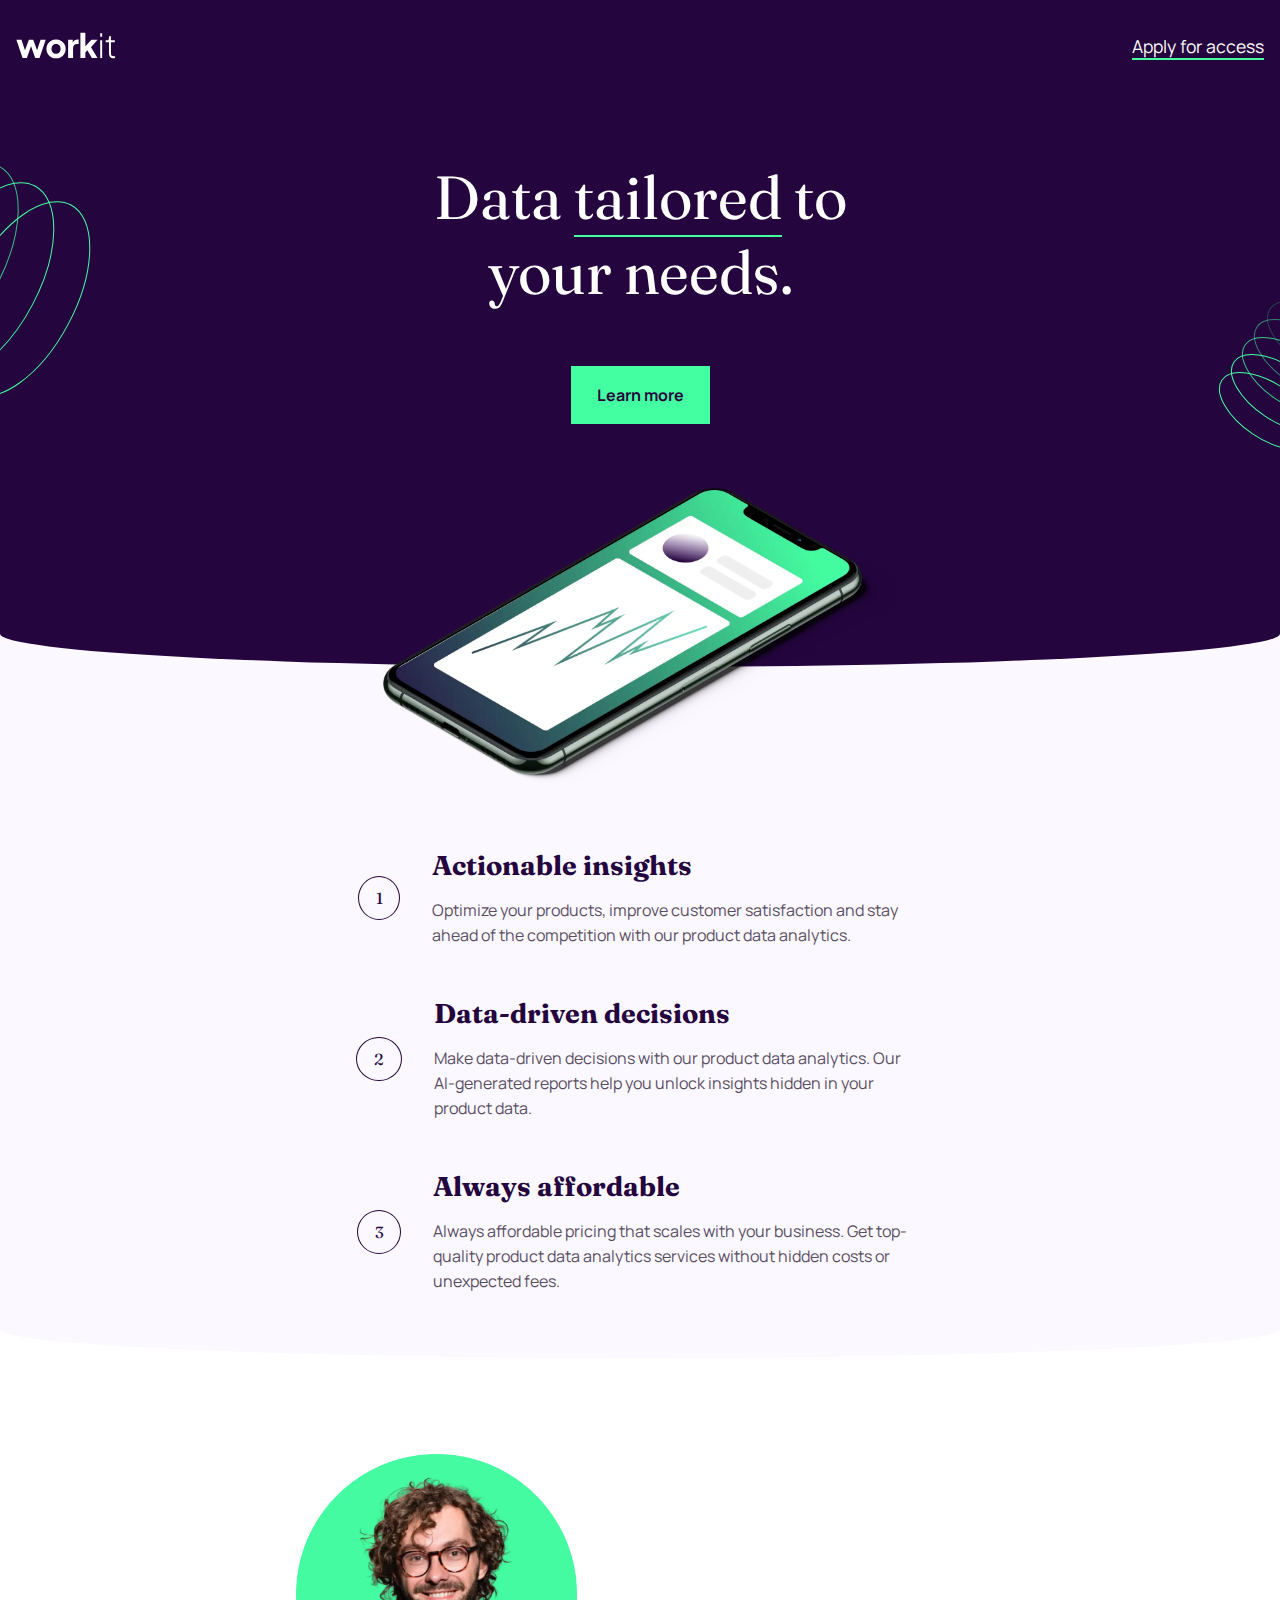
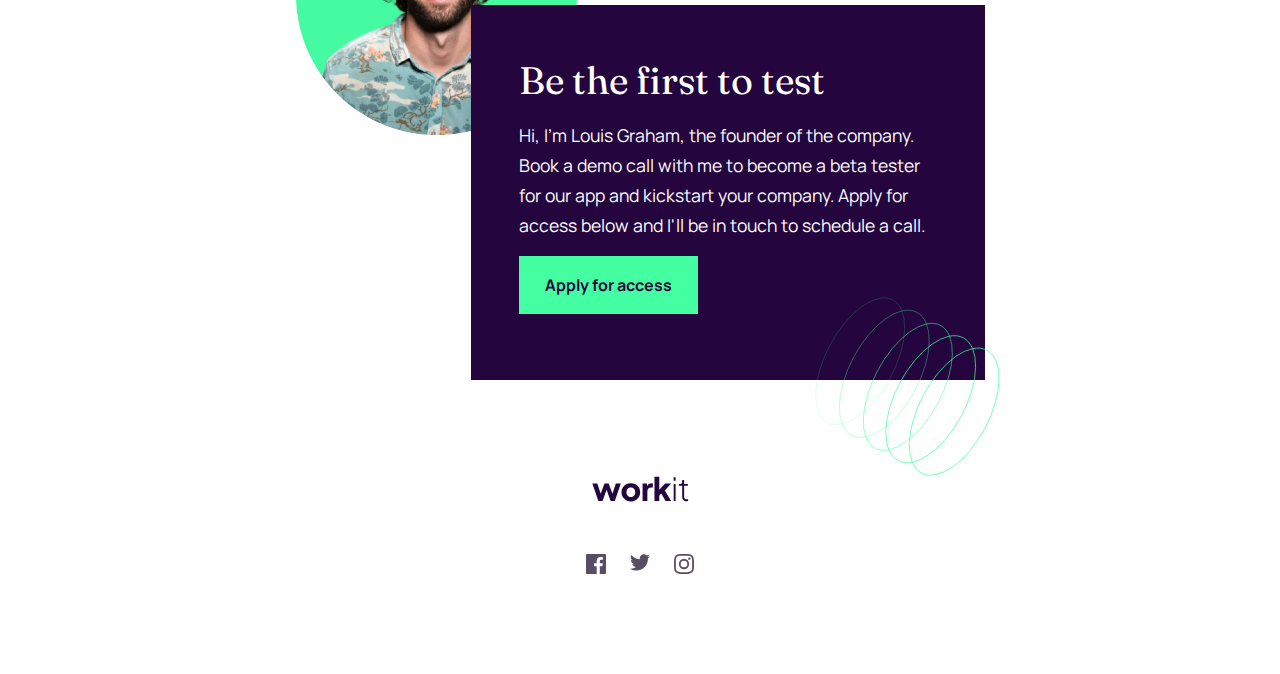
<file: index.html>
<!DOCTYPE html>
<html lang="en">
<head>
  <meta charset="UTF-8">
  <meta name="viewport" content="width=device-width, initial-scale=1.0">
  <link rel="icon" type="image/png" sizes="32x32" href="./assets/images/favicon-32x32.png">
  <link rel="preconnect" href="https://fonts.googleapis.com">
  <link rel="preconnect" href="https://fonts.gstatic.com" crossorigin>
  <link href="https://fonts.googleapis.com/css2?family=Fraunces:wght@400;600&family=Manrope&display=swap" rel="stylesheet">
  <link rel="stylesheet" href="./styles/style.css">

  <title>Frontend Mentor | Workit landing page</title>
</head>
<body>
  <header>
    <div id="content">
      <div class="logo_and_link_div">
        <a href="#"><img src="./assets/images/logo-light.svg" alt="logo" class="logo"></a>
        <a href="#" class="underlined_link">Apply for access</a> 
      </div>
      <div class="main_title_and_green_link_and_phone_image_div">
        <h1 class="main_title">Data <span class="">tailored</span> to your needs.</h1> 
        <a href="#" class="green_link">Learn more</a>
        <div class="header_bigger_spiral_div">
          <img src="./assets/images/bg-pattern-1.svg" alt="spiral" class="bigger_spiral_img"> 
        </div>
        <div class="header_smaller_spiral_div">
          <img src="./assets/images/bg-pattern-2.svg" alt="spiral" class="smaller_spiral_img"> 
        </div>
        <img src="./assets/images/image-hero.webp" class="phone" alt="Phone image">
      </div>
    </div>
  </header>

  <main>
    <section id="benefits-section">
        <div class="benefits-div">       
          <div class="benefit_div">
              <p class="border_number">1</p>
            <div class="benefit_info_div">
              <h2 class="benefit_title">Actionable insights</h2>
              <p class="benefit_description"> Optimize your products, improve customer satisfaction and stay ahead of the competition 
                with our product data analytics.
              </p>
            </div>
          </div>

          <div class="benefit_div">
              <p class="border_number">2</p>
            <div class="benefit_info_div">
              <h2 class="benefit_title">Data-driven decisions</h2>
              <p class="benefit_description">Make data-driven decisions with our product data analytics. Our AI-generated reports help 
                you unlock insights hidden in your product data.
              </p>
            </div>
          </div>

          <div class="benefit_div">
              <p class="border_number">3</p>
            <div class="benefit_info_div">
              <h2 class="benefit_title">Always affordable</h2>
              <p class="benefit_description">Always affordable pricing that scales with your business. Get top-quality product data 
                analytics services without hidden costs or unexpected fees.
              </p>
            </div>
          </div>
        </div>
    </section>
    
    <section id="founder-section" class="">
      <div class="founder_div">      
        <img src="./assets/images/image-founder.webp" alt="Founder" class="founder_image">
        <div class="founder_info_div">
          <h2 class="founder_title">Be the first to test</h2>       
          <p class="founder_description">
            Hi, I'm Louis Graham, the founder of the company. Book a demo call with me to become a 
            beta tester for our app and kickstart your company. Apply for access below and I'll be 
            in touch to schedule a call.
          </p>     
          <a href="#" class="green_link">Apply for access</a>
          <div class="founder_spiral_div">
            <img src="./assets/images/bg-pattern-1.svg" alt="spiral" class="founder_spiral_img">   
          </div>
        </div>
      </div>      
    </section>            
  </main>

  <footer>
    <div class="footer_div">
      <a href="#"><img src="./assets/images/logo-dark.svg" alt="logo"></a>
      <div class="footer_icons">
          <a href="#"><svg class="icon" xmlns="http://www.w3.org/2000/svg" width="20" height="20" viewBox="0 0 20 20"><path fill="#584D62" d="M18.896 0H1.104C.494 0 0 .494 0 1.104v17.793C0 19.506.494 20 1.104 20h9.58v-7.745H8.076V9.237h2.606V7.01c0-2.583 1.578-3.99 3.883-3.99 1.104 0 2.052.082 2.329.119v2.7h-1.598c-1.254 0-1.496.597-1.496 1.47v1.928h2.989l-.39 3.018h-2.6V20h5.098c.608 0 1.102-.494 1.102-1.104V1.104C20 .494 19.506 0 18.896 0Z"/></svg></a>

          <a href="#"><svg class="icon" xmlns="http://www.w3.org/2000/svg" width="20" height="17" viewBox="0 0 20 17"><path fill="#584D62" d="M20 2.172a8.192 8.192 0 0 1-2.357.646 4.11 4.11 0 0 0 1.805-2.27 8.22 8.22 0 0 1-2.606.996A4.096 4.096 0 0 0 13.847.248c-2.65 0-4.596 2.472-3.998 5.037A11.648 11.648 0 0 1 1.392 1a4.109 4.109 0 0 0 1.27 5.478 4.086 4.086 0 0 1-1.858-.513c-.045 1.9 1.318 3.679 3.291 4.075a4.113 4.113 0 0 1-1.853.07 4.106 4.106 0 0 0 3.833 2.849A8.25 8.25 0 0 1 0 14.658a11.616 11.616 0 0 0 6.29 1.843c7.618 0 11.923-6.434 11.663-12.205A8.354 8.354 0 0 0 20 2.172Z"/></svg></a>

          <a href="#"><svg class="icon" xmlns="http://www.w3.org/2000/svg" width="20" height="20" viewBox="0 0 20 20"><path fill="#584D62" d="M10 1.802c2.67 0 2.987.01 4.042.059 2.71.123 3.975 1.409 4.099 4.099.048 1.054.057 1.37.057 4.04 0 2.672-.01 2.988-.057 4.042-.124 2.687-1.387 3.975-4.1 4.099-1.054.048-1.37.058-4.041.058-2.67 0-2.987-.01-4.04-.058-2.717-.124-3.977-1.416-4.1-4.1-.048-1.054-.058-1.37-.058-4.041 0-2.67.01-2.986.058-4.04.124-2.69 1.387-3.977 4.1-4.1 1.054-.048 1.37-.058 4.04-.058ZM10 0C7.284 0 6.944.012 5.877.06 2.246.227.227 2.242.061 5.877.01 6.944 0 7.284 0 10s.012 3.057.06 4.123c.167 3.632 2.182 5.65 5.817 5.817 1.067.048 1.407.06 4.123.06s3.057-.012 4.123-.06c3.629-.167 5.652-2.182 5.816-5.817.05-1.066.061-1.407.061-4.123s-.012-3.056-.06-4.122C19.777 2.249 17.76.228 14.124.06 13.057.01 12.716 0 10 0Zm0 4.865a5.135 5.135 0 1 0 0 10.27 5.135 5.135 0 0 0 0-10.27Zm0 8.468a3.333 3.333 0 1 1 0-6.666 3.333 3.333 0 0 1 0 6.666Zm5.338-9.87a1.2 1.2 0 1 0 0 2.4 1.2 1.2 0 0 0 0-2.4Z"/></svg></a>
        </div>
      </div>
  </footer>
</body>
</html>
</file>
<file: styles/style.css>
@import url("./header.css");
@import url("./main.css");
@import url("./footer.css");

html{
    scroll-behavior: smooth;
}

body{
    padding: 0;
    margin: 0;   
}
</file>
